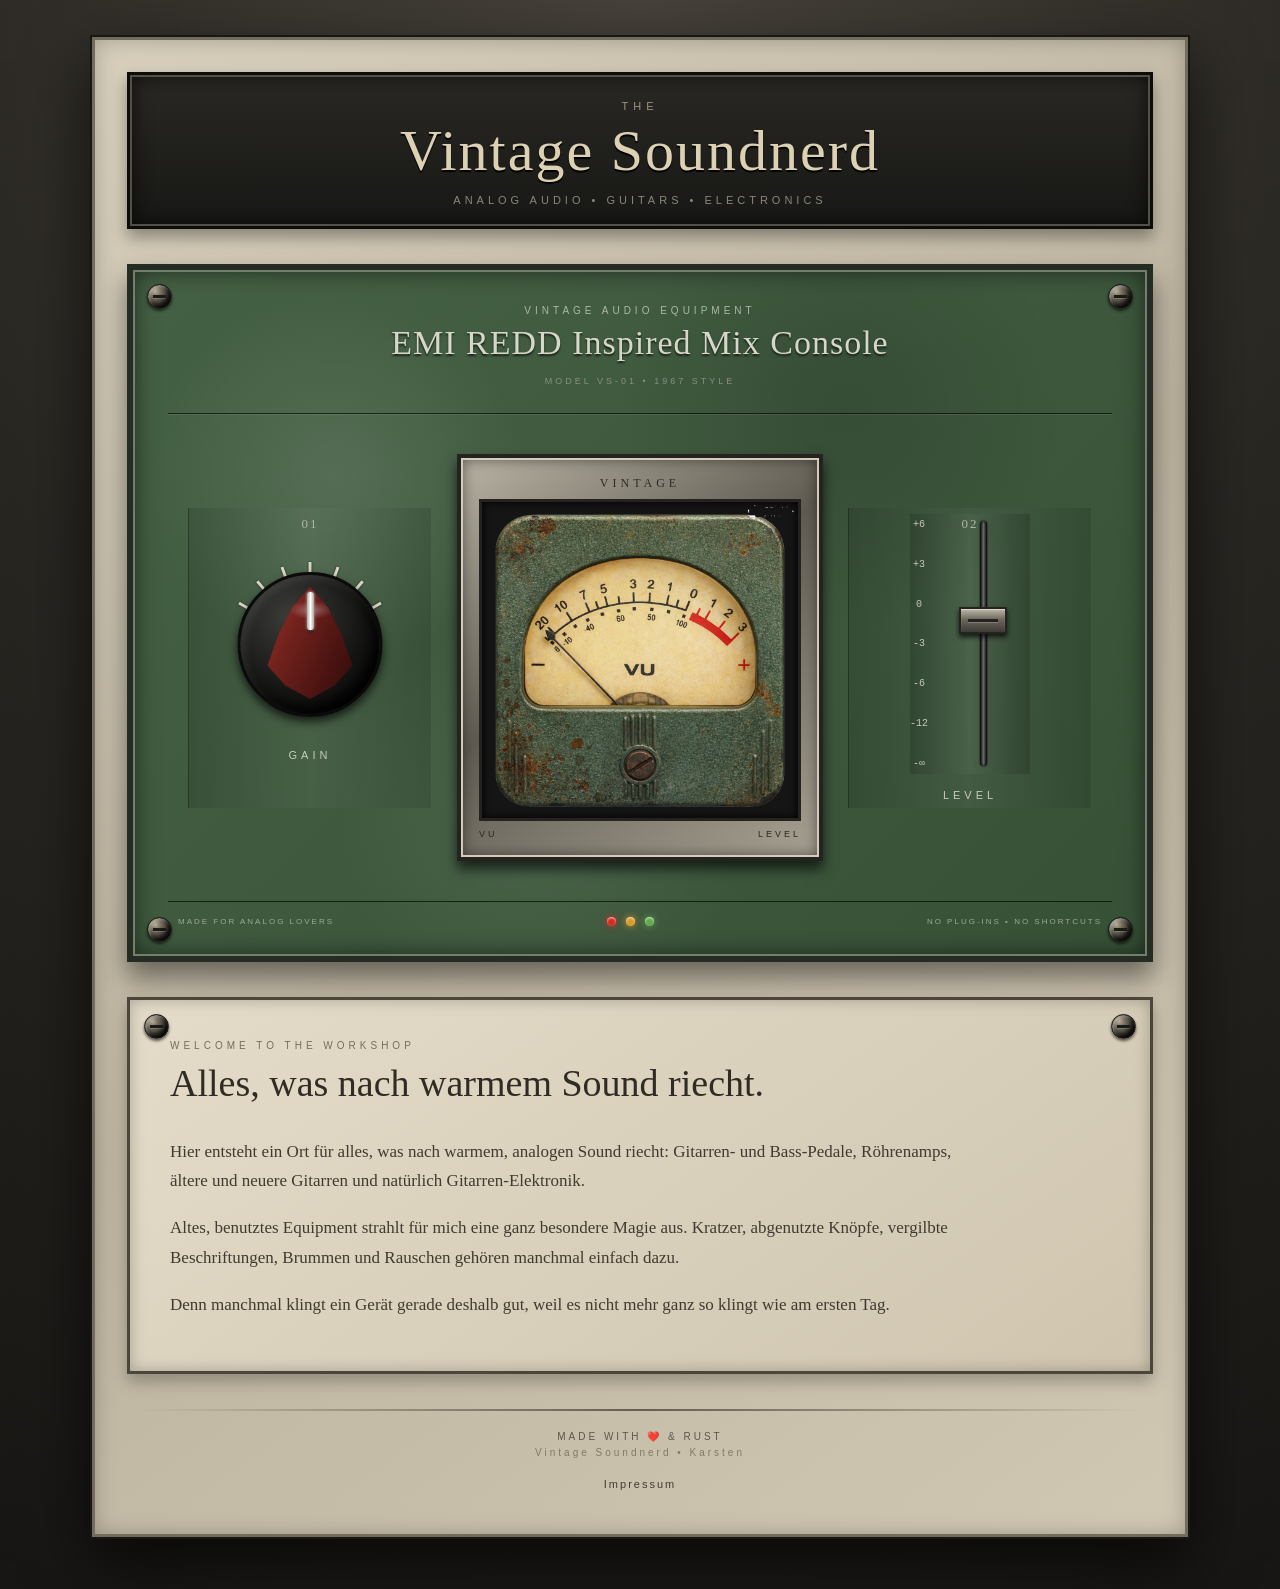
<file: index.html>
<!DOCTYPE html>
<html lang="de">
<head>
    <meta charset="UTF-8">
    <meta name="viewport" content="width=device-width, initial-scale=1.0">
    <meta name="description" content="Vintage Soundnerd – Analoges Audio, Gitarren, Verstärker und Elektronik.">
    <title>Vintage Soundnerd</title>

    <link rel="stylesheet" href="style.css">
</head>

<body>

    <main class="page-wrapper">

        <!-- =========================================
             HEADER
        ========================================== -->
        <header class="site-header">
            <div class="brand-plate">
                <span class="brand-small">THE</span>
                <h1>Vintage Soundnerd</h1>
                <span class="brand-subtitle">ANALOG AUDIO • GUITARS • ELECTRONICS</span>
            </div>
        </header>


        <!-- =========================================
             REDD INSPIRED CONSOLE
        ========================================== -->
        <section class="console-panel">

            <!-- Befestigungsschrauben -->
            <div class="screw screw-top-left"></div>
            <div class="screw screw-top-right"></div>
            <div class="screw screw-bottom-left"></div>
            <div class="screw screw-bottom-right"></div>

            <div class="console-header">
                <span class="console-label">VINTAGE AUDIO EQUIPMENT</span>
                <h2>EMI REDD Inspired Mix Console</h2>
                <span class="serial-number">MODEL VS-01 • 1967 STYLE</span>
            </div>


            <!-- Bedienbereich -->
            <div class="console-controls">

                <!-- LINKER KANAL -->
                <div class="channel-strip">

                    <div class="channel-number">01</div>

                    <div class="control-group">

                        <div class="knob-container">

                            <div class="knob-scale">
                                <span class="scale-mark mark-1"></span>
                                <span class="scale-mark mark-2"></span>
                                <span class="scale-mark mark-3"></span>
                                <span class="scale-mark mark-4"></span>
                                <span class="scale-mark mark-5"></span>
                                <span class="scale-mark mark-6"></span>
                                <span class="scale-mark mark-7"></span>
                            </div>

                            <div class="knob-base">
                                <div class="chickenhead-knob">
                                    <span class="chickenhead-pointer"></span>
                                </div>
                            </div>

                        </div>

                        <span class="control-label">GAIN</span>

                    </div>

                </div>


                <!-- MITTLERER BEREICH -->
                <div class="meter-section">

                    <div class="meter-frame">

                        <div class="meter-brand">
                            VINTAGE
                        </div>

                        <img
                            src="VU_VT.png"
                            class="vu-meter"
                            alt="Vintage VU-Meter"
                        >

                        <div class="meter-bottom">
                            <span>VU</span>
                            <span>LEVEL</span>
                        </div>

                    </div>

                </div>


                <!-- RECHTER KANAL -->
                <div class="channel-strip">

                    <div class="channel-number">02</div>

                    <div class="control-group">

                        <div class="fader">

                            <div class="fader-scale">
                                <span>+6</span>
                                <span>+3</span>
                                <span>0</span>
                                <span>-3</span>
                                <span>-6</span>
                                <span>-12</span>
                                <span>-∞</span>
                            </div>

                            <div class="fader-track"></div>

                            <div class="fader-knob">
                                <span></span>
                            </div>

                        </div>

                        <span class="control-label">LEVEL</span>

                    </div>

                </div>

            </div>


            <!-- Untere Metallleiste -->
            <div class="console-footer">

                <span>MADE FOR ANALOG LOVERS</span>

                <div class="pilot-lights">
                    <span class="pilot red"></span>
                    <span class="pilot amber"></span>
                    <span class="pilot green"></span>
                </div>

                <span>NO PLUG-INS • NO SHORTCUTS</span>

            </div>

        </section>


        <!-- =========================================
             INTRO / CONTENT
        ========================================== -->
        <section class="content-panel">

            <div class="panel-screw screw-top-left"></div>
            <div class="panel-screw screw-top-right"></div>

            <span class="section-label">WELCOME TO THE WORKSHOP</span>

            <h2>Alles, was nach warmem Sound riecht.</h2>

            <p>
                Hier entsteht ein Ort für alles, was nach warmem, analogen Sound
                riecht: Gitarren- und Bass-Pedale, Röhrenamps, ältere und neuere
                Gitarren und natürlich Gitarren-Elektronik.
            </p>

            <p>
                Altes, benutztes Equipment strahlt für mich eine ganz besondere
                Magie aus. Kratzer, abgenutzte Knöpfe, vergilbte Beschriftungen,
                Brummen und Rauschen gehören manchmal einfach dazu.
            </p>

            <p>
                Denn manchmal klingt ein Gerät gerade deshalb gut, weil es nicht
                mehr ganz so klingt wie am ersten Tag.
            </p>

        </section>


        <!-- =========================================
             FOOTER
        ========================================== -->
        <footer class="site-footer">

            <div class="footer-line"></div>

            <p>
                MADE WITH ❤️ &amp; RUST
            </p>

            <p class="footer-credit">
                Vintage Soundnerd • Karsten
            </p>

            <a href="impressum.html" class="impressum-link">
                Impressum
            </a>

        </footer>

    </main>

</body>
</html>
</file>
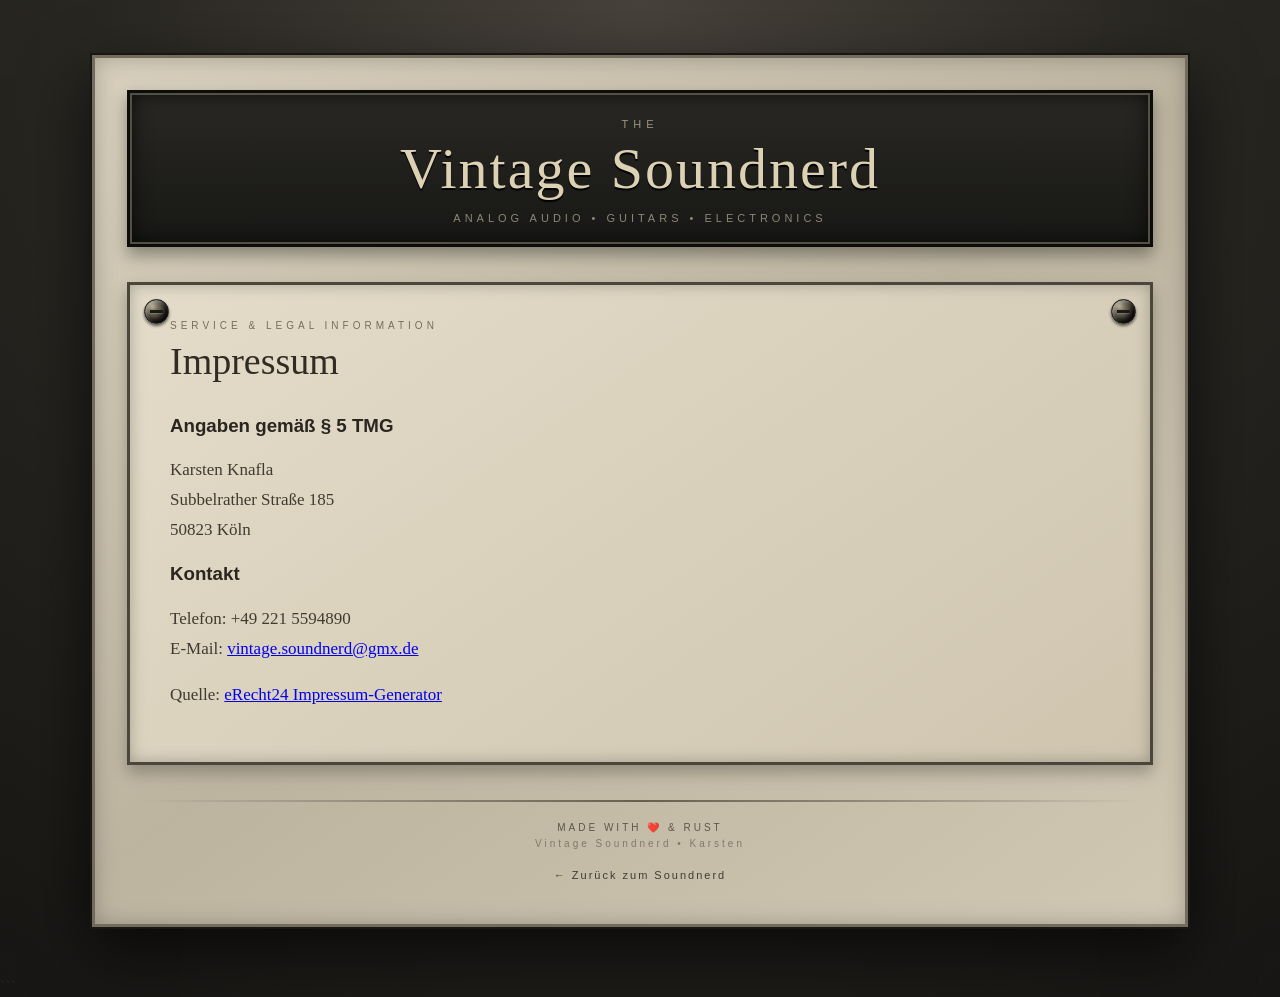
<file: impressum.html>
```html
<!DOCTYPE html>
<html lang="de">
<head>
    <meta charset="UTF-8">
    <meta name="viewport" content="width=device-width, initial-scale=1.0">
    <meta name="description" content="Impressum – Vintage Soundnerd">
    <title>Impressum – Vintage Soundnerd</title>

    <link rel="stylesheet" href="style.css">
</head>

<body>

    <main class="page-wrapper">

        <!-- =========================================
             HEADER
        ========================================== -->
        <header class="site-header">
            <div class="brand-plate">
                <span class="brand-small">THE</span>

                <h1>Vintage Soundnerd</h1>

                <span class="brand-subtitle">
                    ANALOG AUDIO • GUITARS • ELECTRONICS
                </span>
            </div>
        </header>


        <!-- =========================================
             IMPRESSUM PANEL
        ========================================== -->
        <section class="content-panel impressum-panel">

            <div class="panel-screw screw-top-left"></div>
            <div class="panel-screw screw-top-right"></div>

            <span class="section-label">
                SERVICE &amp; LEGAL INFORMATION
            </span>

            <h2>Impressum</h2>

            <div class="impressum-content">

                <h3>Angaben gemäß § 5 TMG</h3>

                <p>
                    Karsten Knafla<br>
                    Subbelrather Straße 185<br>
                    50823 Köln
                </p>


                <h3>Kontakt</h3>

                <p>
                    Telefon: +49 221 5594890<br>
                    E-Mail:
                    <a href="mailto:vintage.soundnerd@gmx.de">
                        vintage.soundnerd@gmx.de
                    </a>
                </p>


                <p class="impressum-source">
                    Quelle:
                    <a
                        href="https://www.e-recht24.de/impressum-generator.html"
                        target="_blank"
                        rel="noopener noreferrer"
                    >
                        eRecht24 Impressum-Generator
                    </a>
                </p>

            </div>

        </section>


        <!-- =========================================
             FOOTER
        ========================================== -->
        <footer class="site-footer">

            <div class="footer-line"></div>

            <p>
                MADE WITH ❤️ &amp; RUST
            </p>

            <p class="footer-credit">
                Vintage Soundnerd • Karsten
            </p>

            <a href="index.html" class="impressum-link">
                ← Zurück zum Soundnerd
            </a>

        </footer>

    </main>

</body>
</html>
```
</file>
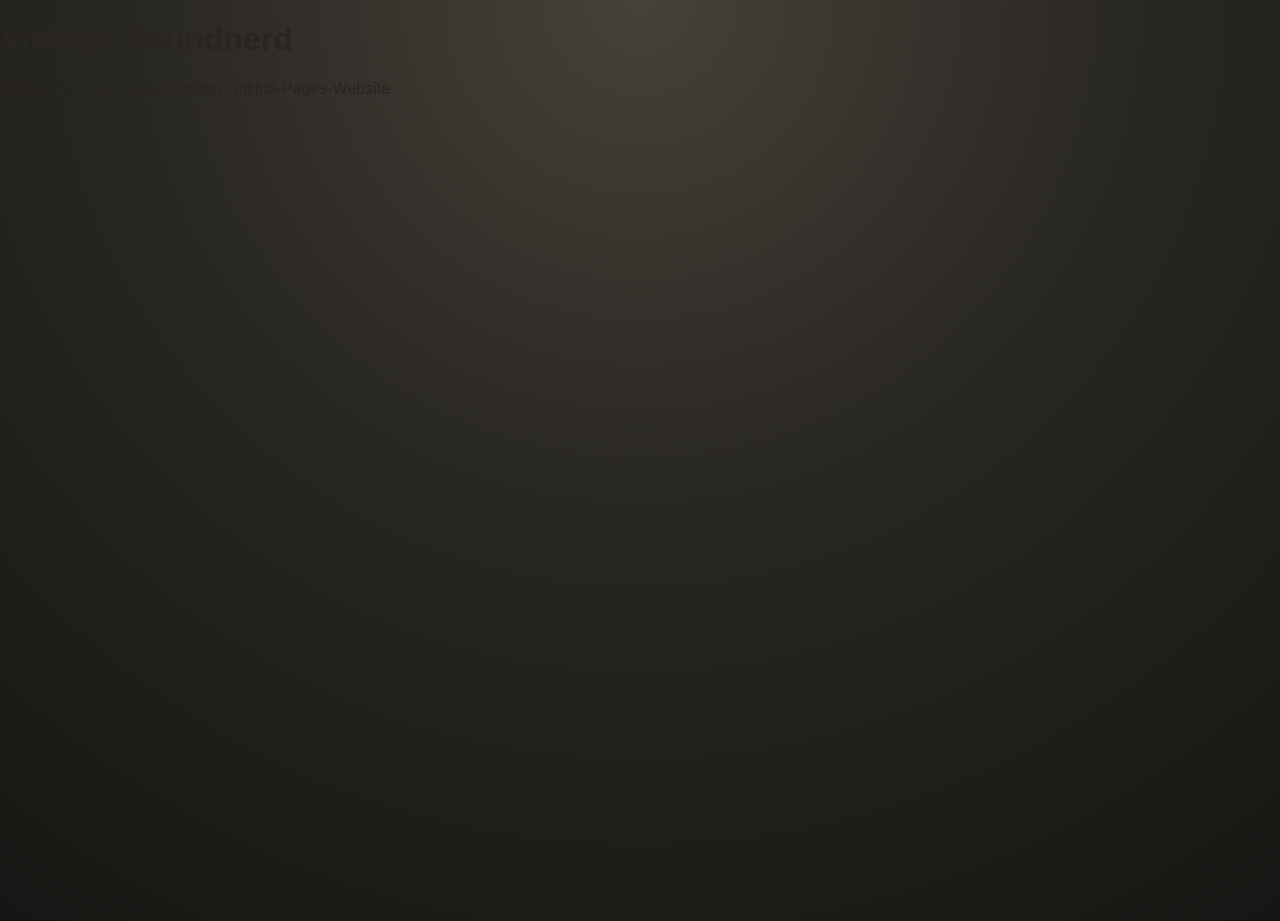
<file: karsten-website.html>
<!DOCTYPE html>
<html lang="de">
<head>
    <meta charset="UTF-8">
    <title>Vintage Soundnerd</title>
    <link rel="stylesheet" href="style.css">
</head>
<body>
    <h1>Vintage Soundnerd</h1>
    <p>Willkommen auf meiner kleinen GitHub‑Pages‑Website.</p>
</body>
</html>
</file>
<file: style.css>
/* =========================================================
   VINTAGE SOUNDNERD
   Realistic Vintage Studio Equipment
   ========================================================= */


/* =========================================================
   1. GRUNDLAYOUT
   ========================================================= */

* {
    box-sizing: border-box;
}

html {
    scroll-behavior: smooth;
}

body {
    margin: 0;
    padding: 0;

    background:
        radial-gradient(
            circle at 50% 0%,
            #46413a 0%,
            #292722 45%,
            #171614 100%
        );

    color: #29251f;

    font-family:
        "Arial Narrow",
        Arial,
        Helvetica,
        sans-serif;

    min-height: 100vh;
}


/* leichte Körnung über dem Hintergrund */

body::before {
    content: "";
    position: fixed;
    inset: 0;

    pointer-events: none;

    opacity: 0.12;

    background-image:
        repeating-linear-gradient(
            0deg,
            rgba(255,255,255,0.04) 0px,
            rgba(255,255,255,0.04) 1px,
            transparent 1px,
            transparent 3px
        );

    z-index: 100;
}


/* =========================================================
   2. SEITENCONTAINER
   ========================================================= */

.page-wrapper {
    width: min(1100px, calc(100% - 30px));

    margin: 35px auto 50px;

    padding: 35px;

    background:
        linear-gradient(
            145deg,
            #d8d0bd,
            #bdb4a0 50%,
            #d1c8b4
        );

    border: 2px solid #181714;

    box-shadow:
        0 25px 60px rgba(0,0,0,0.65),
        inset 0 0 0 3px #736b5b,
        inset 0 0 25px rgba(0,0,0,0.28);

    position: relative;
}


/* =========================================================
   3. HEADER
   ========================================================= */

.site-header {
    margin-bottom: 35px;
}

.brand-plate {
    text-align: center;

    padding: 25px 20px 20px;

    background:
        linear-gradient(
            180deg,
            #292824,
            #171715
        );

    border: 3px solid #0c0c0b;

    box-shadow:
        inset 0 0 0 2px #555044,
        inset 0 0 20px rgba(0,0,0,0.8),
        0 8px 15px rgba(0,0,0,0.35);

    color: #d6c9a9;
}

.brand-small {
    display: block;

    font-size: 11px;
    letter-spacing: 5px;

    color: #9d937d;

    margin-bottom: 5px;
}

.brand-plate h1 {
    margin: 0;

    font-family: Georgia, serif;

    font-size: clamp(32px, 6vw, 58px);

    font-weight: normal;

    letter-spacing: 2px;

    color: #ddd1b4;

    text-shadow:
        0 2px 1px #000;
}

.brand-subtitle {
    display: block;

    margin-top: 10px;

    font-size: 11px;

    letter-spacing: 4px;

    color: #8e8777;
}


/* =========================================================
   4. REDD CONSOLE
   ========================================================= */

.console-panel {
    position: relative;

    padding: 35px 35px 25px;

    background-color: #3d5a3d;

    background-image:
        radial-gradient(
            circle at 20% 30%,
            rgba(255,255,255,0.10) 0,
            transparent 20%
        ),
        radial-gradient(
            circle at 70% 20%,
            rgba(0,0,0,0.14) 0,
            transparent 25%
        ),
        radial-gradient(
            circle at 40% 80%,
            rgba(255,255,255,0.07) 0,
            transparent 25%
        ),
        linear-gradient(
            135deg,
            rgba(255,255,255,0.04),
            rgba(0,0,0,0.10)
        );

    border: 6px solid #252c23;

    box-shadow:
        inset 0 0 0 2px #71806a,
        inset 0 0 25px rgba(0,0,0,0.6),
        0 15px 25px rgba(0,0,0,0.45);
}


/* =========================================================
   5. SCHRAUBEN
   ========================================================= */

.screw,
.panel-screw {
    width: 25px;
    height: 25px;

    position: absolute;

    border-radius: 50%;

    background:
        radial-gradient(
            circle at 32% 28%,
            #b7ad97 0%,
            #746d5d 25%,
            #403c34 55%,
            #1b1a17 100%
        );

    border: 1px solid #161513;

    box-shadow:
        inset 2px 2px 3px rgba(255,255,255,0.3),
        inset -3px -3px 4px rgba(0,0,0,0.8),
        0 2px 3px rgba(0,0,0,0.6);
}

.screw::after,
.panel-screw::after {
    content: "";

    position: absolute;

    width: 13px;
    height: 3px;

    top: 10px;
    left: 5px;

    background: #1b1a17;

    box-shadow:
        0 1px 0 rgba(255,255,255,0.15);
}

.screw-top-left {
    top: 14px;
    left: 14px;
}

.screw-top-right {
    top: 14px;
    right: 14px;
}

.screw-bottom-left {
    bottom: 14px;
    left: 14px;
}

.screw-bottom-right {
    bottom: 14px;
    right: 14px;
}


/* =========================================================
   6. CONSOLE HEADER
   ========================================================= */

.console-header {
    text-align: center;

    color: #d6d7c9;

    padding-bottom: 25px;

    border-bottom:
        1px solid rgba(0,0,0,0.65);

    box-shadow:
        0 1px 0 rgba(255,255,255,0.08);
}

.console-label {
    display: block;

    font-size: 10px;

    letter-spacing: 4px;

    color: #aeb7a5;
}

.console-header h2 {
    margin: 8px 0;

    font-family: Georgia, serif;

    font-weight: normal;

    font-size: clamp(22px, 4vw, 34px);

    letter-spacing: 1px;

    text-shadow:
        0 2px 2px #182018;
}

.serial-number {
    font-size: 9px;

    letter-spacing: 3px;

    color: #879080;
}


/* =========================================================
   7. CONSOLE CONTROLS
   ========================================================= */

.console-controls {
    display: grid;

    grid-template-columns:
        minmax(180px, 1fr)
        minmax(260px, 1.5fr)
        minmax(180px, 1fr);

    gap: 25px;

    align-items: center;

    padding: 40px 20px;
}


/* Kanal */

.channel-strip {
    min-height: 300px;

    display: flex;

    flex-direction: column;

    align-items: center;

    justify-content: center;

    position: relative;

    background:
        linear-gradient(
            90deg,
            rgba(0,0,0,0.12),
            rgba(255,255,255,0.04),
            rgba(0,0,0,0.12)
        );

    border-left: 1px solid rgba(0,0,0,0.3);
    border-right: 1px solid rgba(255,255,255,0.06);
}

.channel-number {
    position: absolute;

    top: 8px;

    font-family: Georgia, serif;

    font-size: 13px;

    color: #aeb8a5;

    letter-spacing: 2px;
}

.control-group {
    text-align: center;
}

.control-label {
    display: block;

    margin-top: 15px;

    font-size: 11px;

    letter-spacing: 4px;

    color: #c9ccb9;
}


/* =========================================================
   8. CHICKENHEAD KNOB
   ========================================================= */

.knob-container {
    width: 180px;
    height: 180px;

    position: relative;

    margin: auto;
}


/* Skala */

.knob-scale {
    position: absolute;

    inset: 0;

    border-radius: 50%;
}

.scale-mark {
    position: absolute;

    left: 50%;
    top: 8px;

    width: 3px;
    height: 13px;

    transform-origin:
        50% 82px;

    background: #d8d5c5;

    box-shadow:
        0 0 2px rgba(0,0,0,0.8);
}

.mark-1 {
    transform: translateX(-50%) rotate(-60deg);
}

.mark-2 {
    transform: translateX(-50%) rotate(-40deg);
}

.mark-3 {
    transform: translateX(-50%) rotate(-20deg);
}

.mark-4 {
    transform: translateX(-50%) rotate(0deg);
}

.mark-5 {
    transform: translateX(-50%) rotate(20deg);
}

.mark-6 {
    transform: translateX(-50%) rotate(40deg);
}

.mark-7 {
    transform: translateX(-50%) rotate(60deg);
}


/* schwarzer Knopf-Sockel */

.knob-base {
    position: absolute;

    width: 145px;
    height: 145px;

    top: 18px;
    left: 50%;

    transform: translateX(-50%);

    border-radius: 50%;

    background:
        radial-gradient(
            circle at 35% 30%,
            #3b3b38,
            #151514 55%,
            #050505 100%
        );

    border: 3px solid #0b0b0a;

    box-shadow:
        inset 4px 4px 8px rgba(255,255,255,0.10),
        inset -7px -8px 12px rgba(0,0,0,0.9),
        0 5px 10px rgba(0,0,0,0.7);
}


/* roter Chickenhead */

.chickenhead-knob {
    position: absolute;

    width: 112px;
    height: 112px;

    top: 12px;
    left: 50%;

    transform: translateX(-50%);

    background:
        linear-gradient(
            115deg,
            #a73c32 0%,
            #79241f 30%,
            #481310 70%,
            #260a08 100%
        );

    clip-path:
        polygon(
            50% 0%,
            66% 18%,
            78% 42%,
            88% 70%,
            72% 88%,
            50% 100%,
            28% 88%,
            12% 70%,
            22% 42%,
            34% 18%
        );

    filter:
        drop-shadow(
            0 4px 4px rgba(0,0,0,0.8)
        );
}


/* Lichtreflex */

.chickenhead-knob::before {
    content: "";

    position: absolute;

    width: 45px;
    height: 18px;

    top: 14px;
    left: 34px;

    border-radius: 50%;

    background:
        radial-gradient(
            ellipse,
            rgba(255,255,255,0.32),
            transparent 70%
        );
}


/* Pointer */

.chickenhead-pointer {
    position: absolute;

    width: 7px;
    height: 38px;

    top: 5px;
    left: 50%;

    transform: translateX(-50%);

    border-radius: 3px;

    background:
        linear-gradient(
            90deg,
            #aaa69a,
            #fff,
            #aaa69a
        );

    box-shadow:
        0 0 3px rgba(255,255,255,0.7),
        0 2px 2px rgba(0,0,0,0.7);
}


/* =========================================================
   9. VU METER
   ========================================================= */

.meter-section {
    display: flex;

    justify-content: center;

    align-items: center;
}


/* Metallrahmen */

.meter-frame {
    position: relative;

    width: min(100%, 390px);

    padding: 18px;

    background:
        linear-gradient(
            145deg,
            #b9b3a4,
            #5f5b51 45%,
            #a8a193
        );

    border: 4px solid #25231f;

    box-shadow:
        inset 0 0 0 2px #d2ccbb,
        inset 0 0 15px rgba(0,0,0,0.6),
        0 8px 12px rgba(0,0,0,0.65);
}

.meter-brand {
    text-align: center;

    margin-bottom: 8px;

    font-family: Georgia, serif;

    font-size: 12px;

    letter-spacing: 4px;

    color: #302d27;
}

.vu-meter {
    display: block;

    width: 100%;
    height: auto;

    border: 3px solid #25231f;

    background: #151515;

    box-shadow:
        inset 0 0 10px #000;
}

.meter-bottom {
    display: flex;

    justify-content: space-between;

    margin-top: 8px;

    font-size: 9px;

    letter-spacing: 3px;

    color: #292720;
}


/* =========================================================
   10. FADER
   ========================================================= */

.fader {
    width: 120px;
    height: 260px;

    position: relative;

    margin: auto;

    background:
        linear-gradient(
            90deg,
            rgba(0,0,0,0.16),
            rgba(255,255,255,0.04),
            rgba(0,0,0,0.16)
        );
}


/* Skala */

.fader-scale {
    position: absolute;

    left: 0;
    top: 5px;

    height: 250px;

    display: flex;

    flex-direction: column;

    justify-content: space-between;

    font-family: "Courier New", monospace;

    font-size: 10px;

    color: #c5c8b8;
}


/* Schiene */

.fader-track {
    position: absolute;

    width: 7px;
    height: 245px;

    top: 7px;
    left: 70px;

    border-radius: 5px;

    background:
        linear-gradient(
            90deg,
            #111,
            #666,
            #111
        );

    box-shadow:
        inset 0 0 3px #000,
        0 0 2px #000;
}


/* Faderknopf */

.fader-knob {
    position: absolute;

    width: 48px;
    height: 27px;

    left: 49px;
    top: 93px;

    background:
        linear-gradient(
            180deg,
            #bdb9aa,
            #6c685d 45%,
            #3e3b35
        );

    border: 2px solid #25231f;

    box-shadow:
        inset 0 1px 1px rgba(255,255,255,0.45),
        0 3px 5px rgba(0,0,0,0.75);
}

.fader-knob span {
    display: block;

    width: 30px;
    height: 3px;

    margin: 10px auto;

    background: #222;

    box-shadow:
        0 1px 0 rgba(255,255,255,0.2);
}


/* =========================================================
   11. CONSOLE FOOTER
   ========================================================= */

.console-footer {
    display: flex;

    align-items: center;

    justify-content: space-between;

    gap: 20px;

    padding: 15px 10px 5px;

    border-top:
        1px solid rgba(0,0,0,0.65);

    color: #9fa895;

    font-size: 8px;

    letter-spacing: 2px;
}


/* Kontrolllampen */

.pilot-lights {
    display: flex;

    gap: 10px;
}

.pilot {
    width: 9px;
    height: 9px;

    border-radius: 50%;

    box-shadow:
        0 0 7px currentColor,
        inset 0 1px 2px rgba(255,255,255,0.7);
}

.pilot.red {
    background: #d52c21;
    color: #d52c21;
}

.pilot.amber {
    background: #d99b28;
    color: #d99b28;
}

.pilot.green {
    background: #65a94d;
    color: #65a94d;
}


/* =========================================================
   12. CONTENT PANEL
   ========================================================= */

.content-panel {
    position: relative;

    margin-top: 35px;

    padding: 35px 40px;

    background:
        linear-gradient(
            145deg,
            #e4dcc9,
            #cfc5af
        );

    border: 3px solid #4b463b;

    box-shadow:
        inset 0 0 15px rgba(0,0,0,0.25),
        0 8px 15px rgba(0,0,0,0.25);
}

.content-panel h2 {
    margin-top: 8px;

    font-family: Georgia, serif;

    font-size: clamp(25px, 4vw, 38px);

    font-weight: normal;

    color: #302b23;
}

.content-panel p {
    max-width: 800px;

    font-family: Georgia, serif;

    font-size: 17px;

    line-height: 1.75;

    color: #403a30;
}

.section-label {
    font-size: 10px;

    letter-spacing: 4px;

    color: #766d5b;
}


/* =========================================================
   13. FOOTER
   ========================================================= */

.site-footer {
    text-align: center;

    padding: 35px 10px 10px;

    color: #5e5749;
}

.footer-line {
    height: 2px;

    margin-bottom: 20px;

    background:
        linear-gradient(
            90deg,
            transparent,
            #665f50,
            transparent
        );
}

.site-footer p {
    margin: 5px;

    font-size: 10px;

    letter-spacing: 3px;
}

.footer-credit {
    color: #817866;
}

.impressum-link {
    display: inline-block;

    margin-top: 15px;

    color: #403a31;

    font-size: 11px;

    letter-spacing: 2px;

    text-decoration: none;

    border-bottom: 1px solid transparent;
}

.impressum-link:hover {
    border-bottom-color: #403a31;
}


/* =========================================================
   14. RESPONSIVE DESIGN
   ========================================================= */

@media (max-width: 850px) {

    .page-wrapper {
        width: calc(100% - 16px);

        margin: 8px auto;

        padding: 18px;
    }

    .console-panel {
        padding: 30px 18px 20px;
    }

    .console-controls {
        grid-template-columns: 1fr;

        gap: 30px;

        padding: 30px 10px;
    }

    .channel-strip {
        min-height: 250px;
    }

    .meter-frame {
        max-width: 420px;
    }

    .console-footer {
        flex-direction: column;

        text-align: center;

        gap: 12px;
    }
}


@media (max-width: 500px) {

    .brand-plate {
        padding: 20px 10px;
    }

    .brand-subtitle {
        font-size: 8px;
        letter-spacing: 2px;
    }

    .console-header h2 {
        font-size: 22px;
    }

    .content-panel {
        padding: 25px 20px;
    }

    .content-panel p {
        font-size: 16px;
    }

    .screw,
    .panel-screw {
        width: 19px;
        height: 19px;
    }

    .screw::after,
    .panel-screw::after {
        width: 10px;
        height: 2px;

        top: 8px;
        left: 4px;
    }
}
</file>
